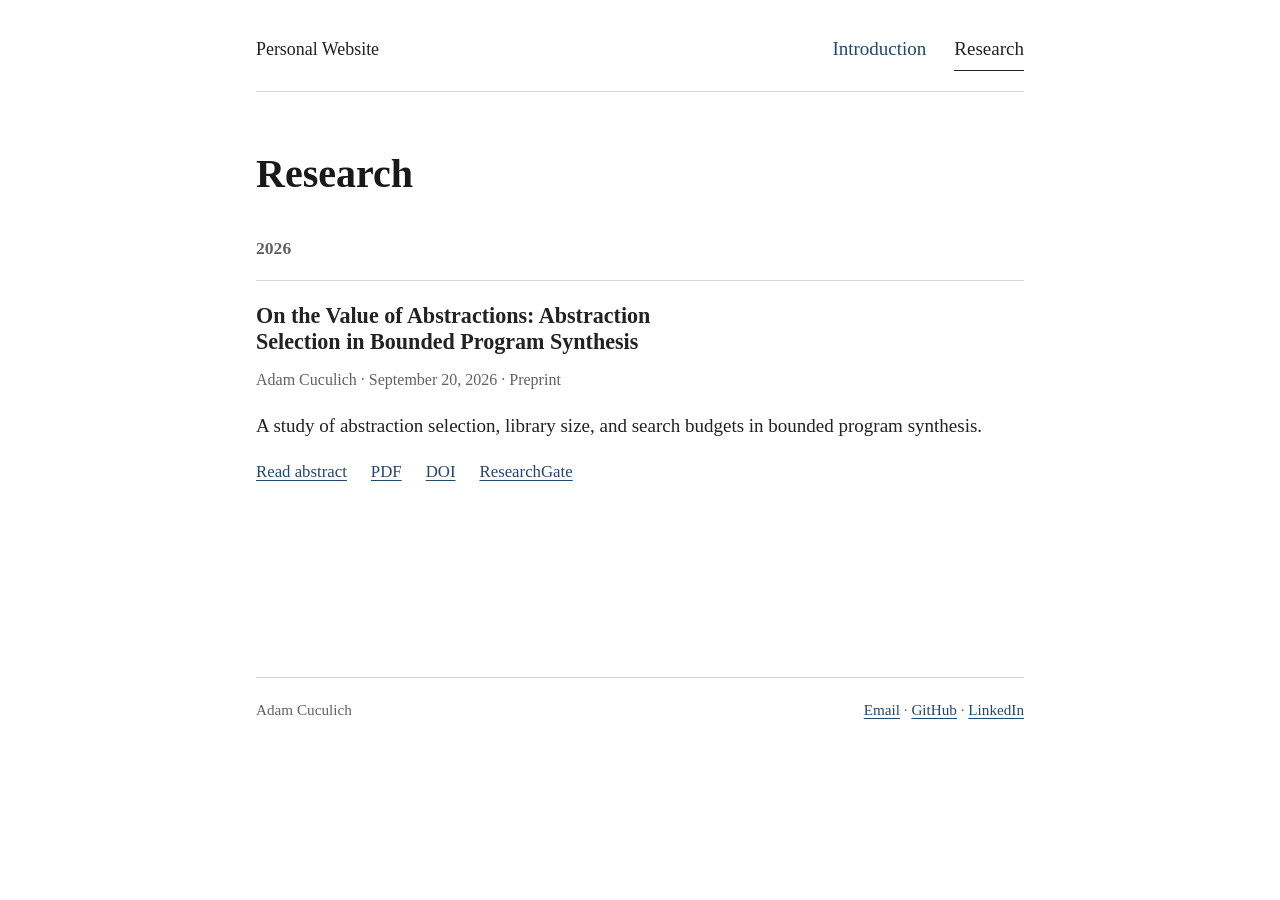
<file: docs/research/index.html>
<!doctype html>
<!-- Personal website: accessible static content and discovery metadata. -->
<html lang="en">
<head>
  <meta charset="utf-8">
  <meta name="viewport" content="width=device-width, initial-scale=1">
  <title>Research — Adam Cuculich</title>
  <meta name="description" content="Research by Adam Cuculich on abstraction selection and bounded program synthesis. Read the preprint and download the paper.">
  <meta name="author" content="Adam Cuculich">
  <link rel="canonical" href="https://adamcuculich.com/research/">
  <link rel="icon" type="image/svg+xml" href="../assets/favicon.svg">
  <link rel="stylesheet" href="../assets/style.css?v=8e6626f594a3">
  <meta property="og:type" content="website">
  <meta property="og:title" content="Research — Adam Cuculich">
  <meta property="og:description" content="Research by Adam Cuculich on abstraction selection and bounded program synthesis. Read the preprint and download the paper.">
  <meta property="og:url" content="https://adamcuculich.com/research/">
  <meta property="og:site_name" content="Adam Cuculich">
  
  <script type="application/ld+json">{"@context": "https://schema.org", "@type": "CollectionPage", "name": "Research — Adam Cuculich", "url": "https://adamcuculich.com/research/", "mainEntity": {"@type": "ItemList", "itemListElement": [{"@type": "ListItem", "position": 1, "url": "https://adamcuculich.com/research/on-the-value-of-abstractions/", "name": "On the Value of Abstractions: Abstraction Selection in Bounded Program Synthesis"}]}}</script>
</head>
<body>
  <a class="skip-link" href="#main">Skip to content</a>
  <header class="site-header">
    <a class="site-name" href="../">Personal Website</a>
    <nav aria-label="Main navigation">
      <a href="../">Introduction</a>
      <a href="../research/" aria-current="page">Research</a>
    </nav>
  </header>
  <main id="main">
    <h1>Research</h1>
    <section aria-labelledby="year-2026">
      <h2 class="year" id="year-2026">2026</h2>
      <article class="publication">
        <h3><a href="on-the-value-of-abstractions/">On the Value of Abstractions: Abstraction Selection in Bounded Program Synthesis</a></h3>
        <p class="publication-meta">Adam Cuculich · September 20, 2026 · Preprint</p>
        <p>A study of abstraction selection, library size, and search budgets in bounded program synthesis.</p>
        <p class="publication-links"><a href="on-the-value-of-abstractions/">Read abstract</a><a href="on-the-value-of-abstractions/on-the-value-of-abstractions.pdf">PDF</a><a href="https://doi.org/10.13140/RG.2.2.17726.24647">DOI</a><a href="https://www.researchgate.net/publication/414515892_On_the_Value_of_Abstractions_Abstraction_Selection_in_Bounded_Program_Synthesis">ResearchGate</a></p>
      </article>
    </section>
  </main>
  <footer class="site-footer">
    <span>Adam Cuculich</span>
    <span class="footer-links"><a href="mailto:adam@cuculich.me">Email</a> · <a href="https://github.com/cucupac">GitHub</a> · <a href="https://www.linkedin.com/in/adamcuculich">LinkedIn</a></span>
  </footer>
</body>
</html>
</file>
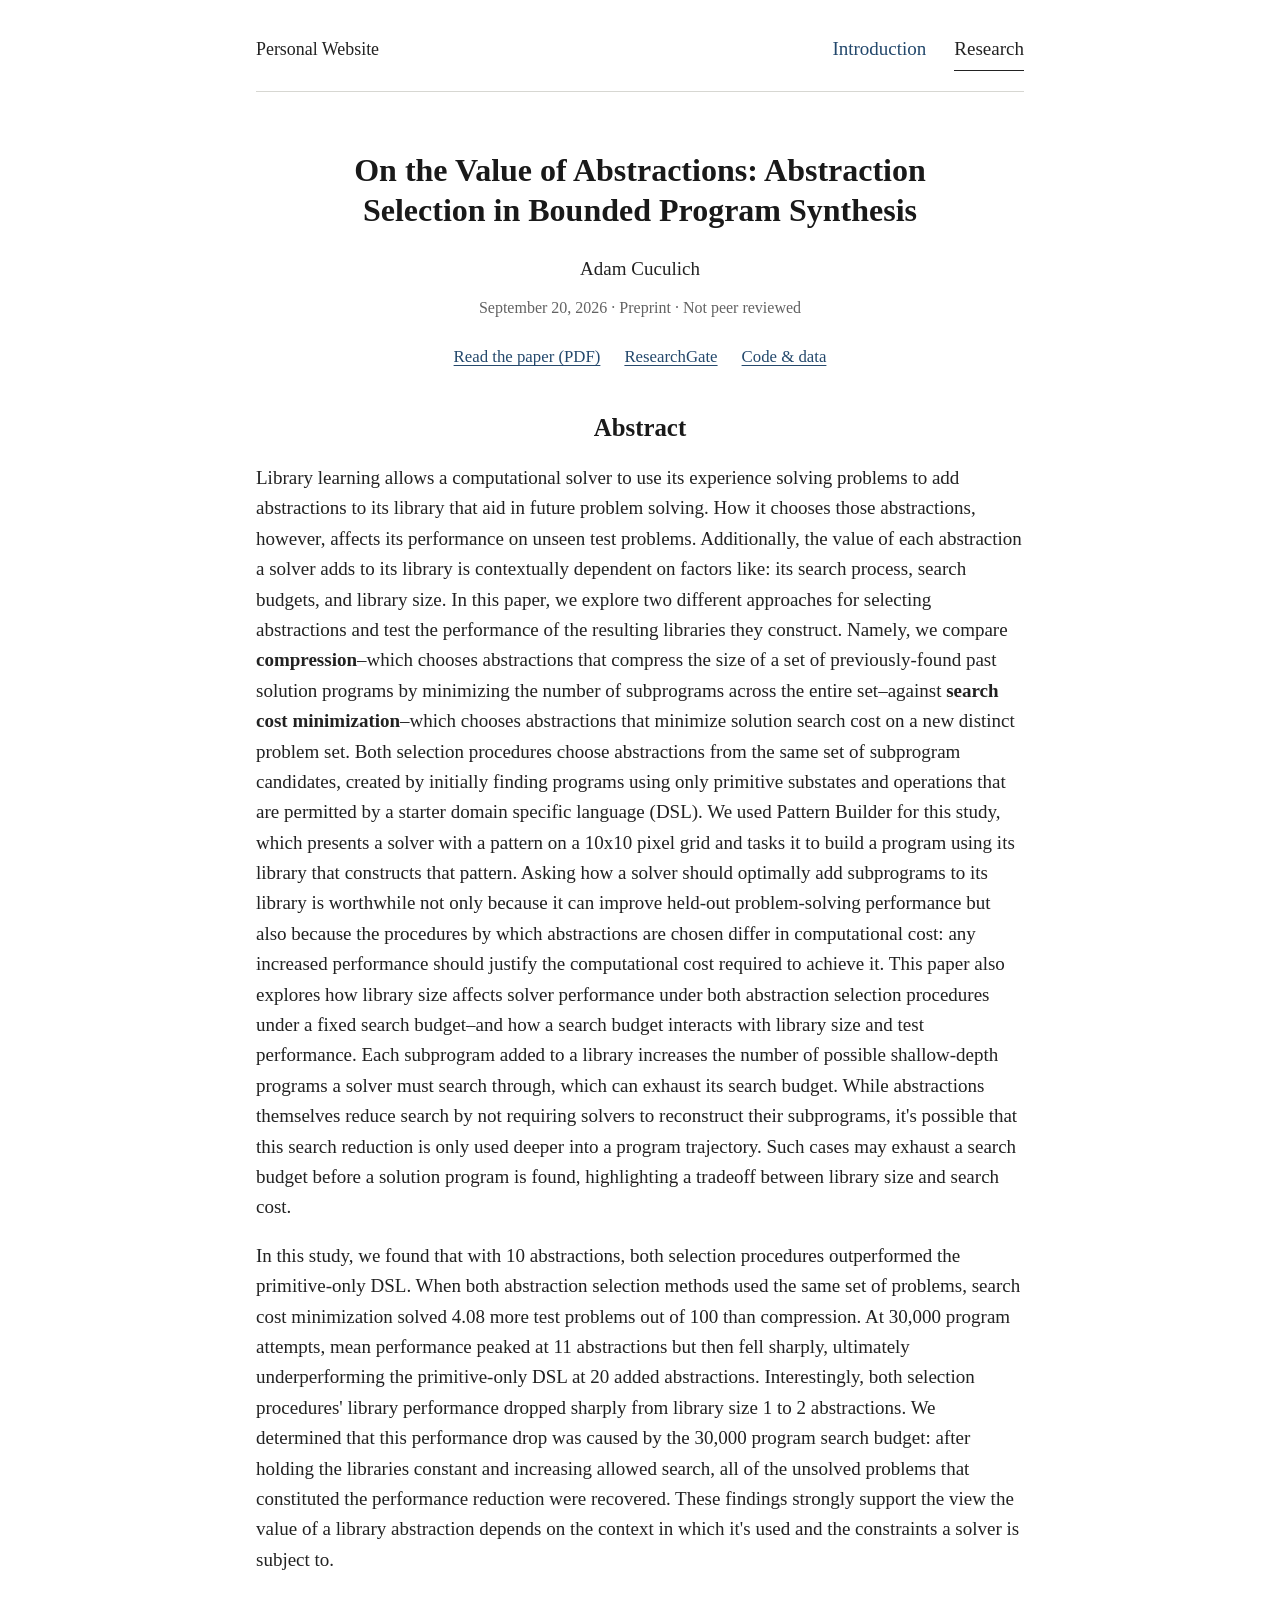
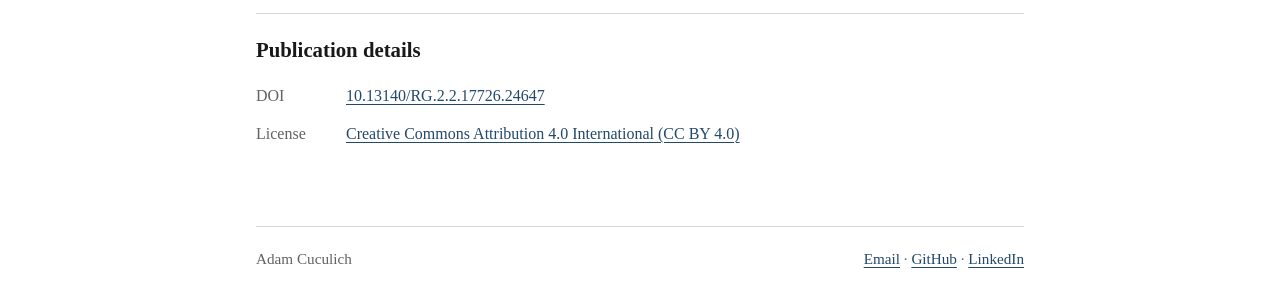
<file: docs/research/on-the-value-of-abstractions/index.html>
<!doctype html>
<!-- Personal website: accessible static content and discovery metadata. -->
<html lang="en">
<head>
  <meta charset="utf-8">
  <meta name="viewport" content="width=device-width, initial-scale=1">
  <title>On the Value of Abstractions: Abstraction Selection in Bounded Program Synthesis — Adam Cuculich</title>
  <meta name="description" content="A study of abstraction selection, library size, and search budgets in bounded program synthesis. Preprint by Adam Cuculich, with the full abstract and an openly available PDF.">
  <meta name="author" content="Adam Cuculich">
  <link rel="canonical" href="https://adamcuculich.com/research/on-the-value-of-abstractions/">
  <link rel="icon" type="image/svg+xml" href="../../assets/favicon.svg">
  <link rel="stylesheet" href="../../assets/style.css?v=8e6626f594a3">
  <meta property="og:type" content="article">
  <meta property="og:title" content="On the Value of Abstractions: Abstraction Selection in Bounded Program Synthesis — Adam Cuculich">
  <meta property="og:description" content="A study of abstraction selection, library size, and search budgets in bounded program synthesis. Preprint by Adam Cuculich, with the full abstract and an openly available PDF.">
  <meta property="og:url" content="https://adamcuculich.com/research/on-the-value-of-abstractions/">
  <meta property="og:site_name" content="Adam Cuculich">
  <meta name="citation_title" content="On the Value of Abstractions: Abstraction Selection in Bounded Program Synthesis">
  <meta name="citation_author" content="Cuculich, Adam">
  <meta name="citation_publication_date" content="2026/09/20">
  <meta name="citation_pdf_url" content="https://adamcuculich.com/research/on-the-value-of-abstractions/on-the-value-of-abstractions.pdf">
  <meta name="citation_abstract_html_url" content="https://adamcuculich.com/research/on-the-value-of-abstractions/">
  <meta name="citation_doi" content="10.13140/RG.2.2.17726.24647">
  <meta name="citation_language" content="en">
  <meta name="citation_keywords" content="program synthesis; abstraction selection; library learning; search cost minimization">
  <script type="application/ld+json">{"@context": "https://schema.org", "@type": "ScholarlyArticle", "headline": "On the Value of Abstractions: Abstraction Selection in Bounded Program Synthesis", "name": "On the Value of Abstractions: Abstraction Selection in Bounded Program Synthesis", "url": "https://adamcuculich.com/research/on-the-value-of-abstractions/", "mainEntityOfPage": "https://adamcuculich.com/research/on-the-value-of-abstractions/", "author": {"@type": "Person", "name": "Adam Cuculich", "url": "https://adamcuculich.com/"}, "datePublished": "2026-09-20", "creativeWorkStatus": "Preprint", "isAccessibleForFree": true, "inLanguage": "en", "license": "https://creativecommons.org/licenses/by/4.0/", "identifier": {"@type": "PropertyValue", "propertyID": "DOI", "value": "10.13140/RG.2.2.17726.24647"}, "sameAs": ["https://doi.org/10.13140/RG.2.2.17726.24647", "https://www.researchgate.net/publication/414515892_On_the_Value_of_Abstractions_Abstraction_Selection_in_Bounded_Program_Synthesis"], "abstract": "Library learning allows a computational solver to use its experience solving problems to add abstractions to its library that aid in future problem solving. How it chooses those abstractions, however, affects its performance on unseen test problems. Additionally, the value of each abstraction a solver adds to its library is contextually dependent on factors like: its search process, search budgets, and library size. In this paper, we explore two different approaches for selecting abstractions and test the performance of the resulting libraries they construct. Namely, we compare compression–which chooses abstractions that compress the size of a set of previously-found past solution programs by minimizing the number of subprograms across the entire set–against search cost minimization–which chooses abstractions that minimize solution search cost on a new distinct problem set. Both selection procedures choose abstractions from the same set of subprogram candidates, created by initially finding programs using only primitive substates and operations that are permitted by a starter domain specific language (DSL). We used Pattern Builder for this study, which presents a solver with a pattern on a 10x10 pixel grid and tasks it to build a program using its library that constructs that pattern. Asking how a solver should optimally add subprograms to its library is worthwhile not only because it can improve held-out problem-solving performance but also because the procedures by which abstractions are chosen differ in computational cost: any increased performance should justify the computational cost required to achieve it. This paper also explores how library size affects solver performance under both abstraction selection procedures under a fixed search budget–and how a search budget interacts with library size and test performance. Each subprogram added to a library increases the number of possible shallow-depth programs a solver must search through, which can exhaust its search budget. While abstractions themselves reduce search by not requiring solvers to reconstruct their subprograms, it's possible that this search reduction is only used deeper into a program trajectory. Such cases may exhaust a search budget before a solution program is found, highlighting a tradeoff between library size and search cost.\n\nIn this study, we found that with 10 abstractions, both selection procedures outperformed the primitive-only DSL. When both abstraction selection methods used the same set of problems, search cost minimization solved 4.08 more test problems out of 100 than compression. At 30,000 program attempts, mean performance peaked at 11 abstractions but then fell sharply, ultimately underperforming the primitive-only DSL at 20 added abstractions. Interestingly, both selection procedures' library performance dropped sharply from library size 1 to 2 abstractions. We determined that this performance drop was caused by the 30,000 program search budget: after holding the libraries constant and increasing allowed search, all of the unsolved problems that constituted the performance reduction were recovered. These findings strongly support the view the value of a library abstraction depends on the context in which it's used and the constraints a solver is subject to.", "encoding": {"@type": "MediaObject", "encodingFormat": "application/pdf", "contentUrl": "https://adamcuculich.com/research/on-the-value-of-abstractions/on-the-value-of-abstractions.pdf"}}</script>
</head>
<body>
  <a class="skip-link" href="#main">Skip to content</a>
  <header class="site-header">
    <a class="site-name" href="../../">Personal Website</a>
    <nav aria-label="Main navigation">
      <a href="../../">Introduction</a>
      <a href="../../research/" aria-current="true">Research</a>
    </nav>
  </header>
  <main id="main">
    <article class="paper">
      <header class="paper-header">
        <h1>On the Value of Abstractions: Abstraction Selection in Bounded Program Synthesis</h1>
        <p class="paper-author"><a href="../../">Adam Cuculich</a></p>
        <p class="publication-meta"><time datetime="2026-09-20">September 20, 2026</time> · Preprint · Not peer reviewed</p>
        <p class="publication-links"><a href="on-the-value-of-abstractions.pdf">Read the paper (PDF)</a><a href="https://www.researchgate.net/publication/414515892_On_the_Value_of_Abstractions_Abstraction_Selection_in_Bounded_Program_Synthesis">ResearchGate</a><a href="https://github.com/cucupac/program-synthesis">Code &amp; data</a></p>
      </header>
      <section class="abstract" aria-labelledby="abstract-heading">
        <h2 id="abstract-heading">Abstract</h2>
        <p>Library learning allows a computational solver to use its experience solving problems to add abstractions to its library that aid in future problem solving. How it chooses those abstractions, however, affects its performance on unseen test problems. Additionally, the value of each abstraction a solver adds to its library is contextually dependent on factors like: its search process, search budgets, and library size. In this paper, we explore two different approaches for selecting abstractions and test the performance of the resulting libraries they construct. Namely, we compare <strong>compression</strong>–which chooses abstractions that compress the size of a set of previously-found past solution programs by minimizing the number of subprograms across the entire set–against <strong>search cost minimization</strong>–which chooses abstractions that minimize solution search cost on a new distinct problem set. Both selection procedures choose abstractions from the same set of subprogram candidates, created by initially finding programs using only primitive substates and operations that are permitted by a starter domain specific language (DSL). We used Pattern Builder for this study, which presents a solver with a pattern on a 10x10 pixel grid and tasks it to build a program using its library that constructs that pattern. Asking how a solver should optimally add subprograms to its library is worthwhile not only because it can improve held-out problem-solving performance but also because the procedures by which abstractions are chosen differ in computational cost: any increased performance should justify the computational cost required to achieve it. This paper also explores how library size affects solver performance under both abstraction selection procedures under a fixed search budget–and how a search budget interacts with library size and test performance. Each subprogram added to a library increases the number of possible shallow-depth programs a solver must search through, which can exhaust its search budget. While abstractions themselves reduce search by not requiring solvers to reconstruct their subprograms, it&#x27;s possible that this search reduction is only used deeper into a program trajectory. Such cases may exhaust a search budget before a solution program is found, highlighting a tradeoff between library size and search cost.</p>
<p>In this study, we found that with 10 abstractions, both selection procedures outperformed the primitive-only DSL. When both abstraction selection methods used the same set of problems, search cost minimization solved 4.08 more test problems out of 100 than compression. At 30,000 program attempts, mean performance peaked at 11 abstractions but then fell sharply, ultimately underperforming the primitive-only DSL at 20 added abstractions. Interestingly, both selection procedures&#x27; library performance dropped sharply from library size 1 to 2 abstractions. We determined that this performance drop was caused by the 30,000 program search budget: after holding the libraries constant and increasing allowed search, all of the unsolved problems that constituted the performance reduction were recovered. These findings strongly support the view the value of a library abstraction depends on the context in which it&#x27;s used and the constraints a solver is subject to.</p>
      </section>
      <section class="paper-details" aria-labelledby="publication-details">
        <h2 id="publication-details">Publication details</h2>
        <dl>
          <dt>DOI</dt><dd><a href="https://doi.org/10.13140/RG.2.2.17726.24647">10.13140/RG.2.2.17726.24647</a></dd>
          <dt>License</dt><dd><a rel="license" href="https://creativecommons.org/licenses/by/4.0/">Creative Commons Attribution 4.0 International (CC BY 4.0)</a></dd>
        </dl>
      </section>
    </article>
  </main>
  <footer class="site-footer">
    <span>Adam Cuculich</span>
    <span class="footer-links"><a href="mailto:adam@cuculich.me">Email</a> · <a href="https://github.com/cucupac">GitHub</a> · <a href="https://www.linkedin.com/in/adamcuculich">LinkedIn</a></span>
  </footer>
</body>
</html>
</file>
<file: docs/assets/style.css>
/* Shared typography and layout for the personal site and research pages. */
:root { color-scheme: light; --ink: #222; --muted: #626262; --rule: #d7d7d2; --link: #23486c; }
* { box-sizing: border-box; }
html { background: #fff; }
body { max-width: 840px; margin: 0 auto; padding: 0 36px; color: var(--ink); font-family: "Times New Roman", Times, "Liberation Serif", serif; font-size: 19px; line-height: 1.6; }
.home { max-width: 760px; }
a { color: var(--link); text-decoration-thickness: 1px; text-underline-offset: 3px; }
a:hover { color: #111; }
a:focus-visible { outline: 2px solid var(--link); outline-offset: 5px; }
h1, h2, h3 { color: #191919; line-height: 1.2; text-wrap: balance; }
h1 { font-size: 2.5rem; margin: 0 0 24px; font-weight: 600; }
h2 { font-size: 1.55rem; margin: 0 0 20px; }
h3 { font-size: 1.38rem; margin: 0 0 12px; }
p { margin: 0 0 18px; }
.site-header { display: flex; align-items: center; justify-content: space-between; gap: 24px; padding: 28px 0 20px; border-bottom: 1px solid var(--rule); }
.site-name { color: var(--ink); text-decoration: none; font-size: 1.12rem; }
nav { display: flex; gap: 28px; margin-left: auto; }
nav a { text-decoration: none; padding: 6px 0; }
nav a[aria-current] { color: var(--ink); border-bottom: 1px solid; }
main { padding: 58px 0 64px; min-height: 65vh; }
.introduction { margin-bottom: 56px; }
.introduction h2 { font-size: 1em; font-weight: 700; font-style: normal; margin-bottom: 8px; }
.introduction h2:first-of-type + p { margin-bottom: 12px; }
.introduction p + h2 { margin-top: 28px; }
.affiliation { line-height: 1.5; }
.interests { max-width: 620px; margin-top: 28px; }
.separator { margin: 0 12px; color: var(--muted); }
.publication { border-top: 1px solid var(--rule); padding-top: 22px; }
.publication h3 a { color: var(--ink); text-decoration: none; }
.publication h3 a:hover { text-decoration: underline; }
.publication-meta { color: var(--muted); font-size: 1rem; }
.publication-links { display: flex; flex-wrap: wrap; gap: 10px 24px; font-size: 1.05rem; }
.year { font-size: 1.1rem; color: var(--muted); margin-top: 40px; }
.paper-header { text-align: center; margin-bottom: 42px; }
.paper-header h1 { font-size: 2rem; line-height: 1.25; }
.paper-author { margin-bottom: 10px; }
.paper-author a { color: inherit; text-decoration: none; }
.paper-header .publication-links { justify-content: center; margin-top: 24px; }
.abstract h2 { text-align: center; }
.abstract p { text-align: left; }
.paper-details { border-top: 1px solid var(--rule); padding-top: 24px; margin-top: 38px; }
.paper-details h2 { font-size: 1.3rem; }
dl { display: grid; grid-template-columns: 70px 1fr; gap: 12px 20px; font-size: 1rem; }
dt { color: var(--muted); }
dd { margin: 0; overflow-wrap: anywhere; }
.site-footer { display: flex; justify-content: space-between; flex-wrap: wrap; gap: 12px; border-top: 1px solid var(--rule); padding: 20px 0 36px; color: var(--muted); font-size: .95rem; }
.skip-link { position: absolute; left: -10000px; }
.skip-link:focus { position: fixed; top: 12px; left: 12px; background: white; padding: 8px 14px; z-index: 1; }
@media (max-width: 540px) {
  body { padding: 0 22px; font-size: 18px; }
  .site-header { gap: 12px; }
  nav { gap: 18px; }
  main { padding-top: 38px; }
  h1 { font-size: 2.1rem; }
  .paper-header h1 { font-size: 1.65rem; }
  .paper-header .publication-links { gap: 10px 20px; }
  .introduction { margin-bottom: 42px; }
  dl { grid-template-columns: 1fr; gap: 2px; }
  dd { margin-bottom: 12px; }
}
@media print {
  body { max-width: none; padding: 0; font-size: 11pt; }
  .site-header, .site-footer, .skip-link { display: none; }
  main { padding: 0; }
  a { color: inherit; }
}

.profile-heading { display:flex; align-items:flex-start; justify-content:space-between; gap:24px; margin-bottom:28px; }
.profile-heading h1 { margin:0; }
.profile-subtitle { margin:10px 0 0; font-size:0.88em; line-height:1.5; font-weight:400; color:var(--muted); }
.portrait { flex-shrink:0; width:147px; height:192.23px; object-fit:cover; border-radius:0; margin-top:10px; }
@media(max-width:540px) { .profile-heading { gap:16px; } .profile-heading h1 { font-size:clamp(1.5rem, 6vw, 2.1rem); } .portrait { width:125px; height:164.75px; margin-top:8px; } }
@media(max-width:540px) { .site-header { flex-wrap:wrap; } nav { gap:18px; } }
.social-links { display:flex; gap:10px; margin-top:14px; } .social-links a { display:inline-flex; align-items:center; justify-content:center; width:32px; height:32px; border:1px solid var(--rule); border-radius:3px; color:var(--muted); } .social-links a:hover { color:var(--link); } .social-links svg { width:18px; height:18px; }
</file>
